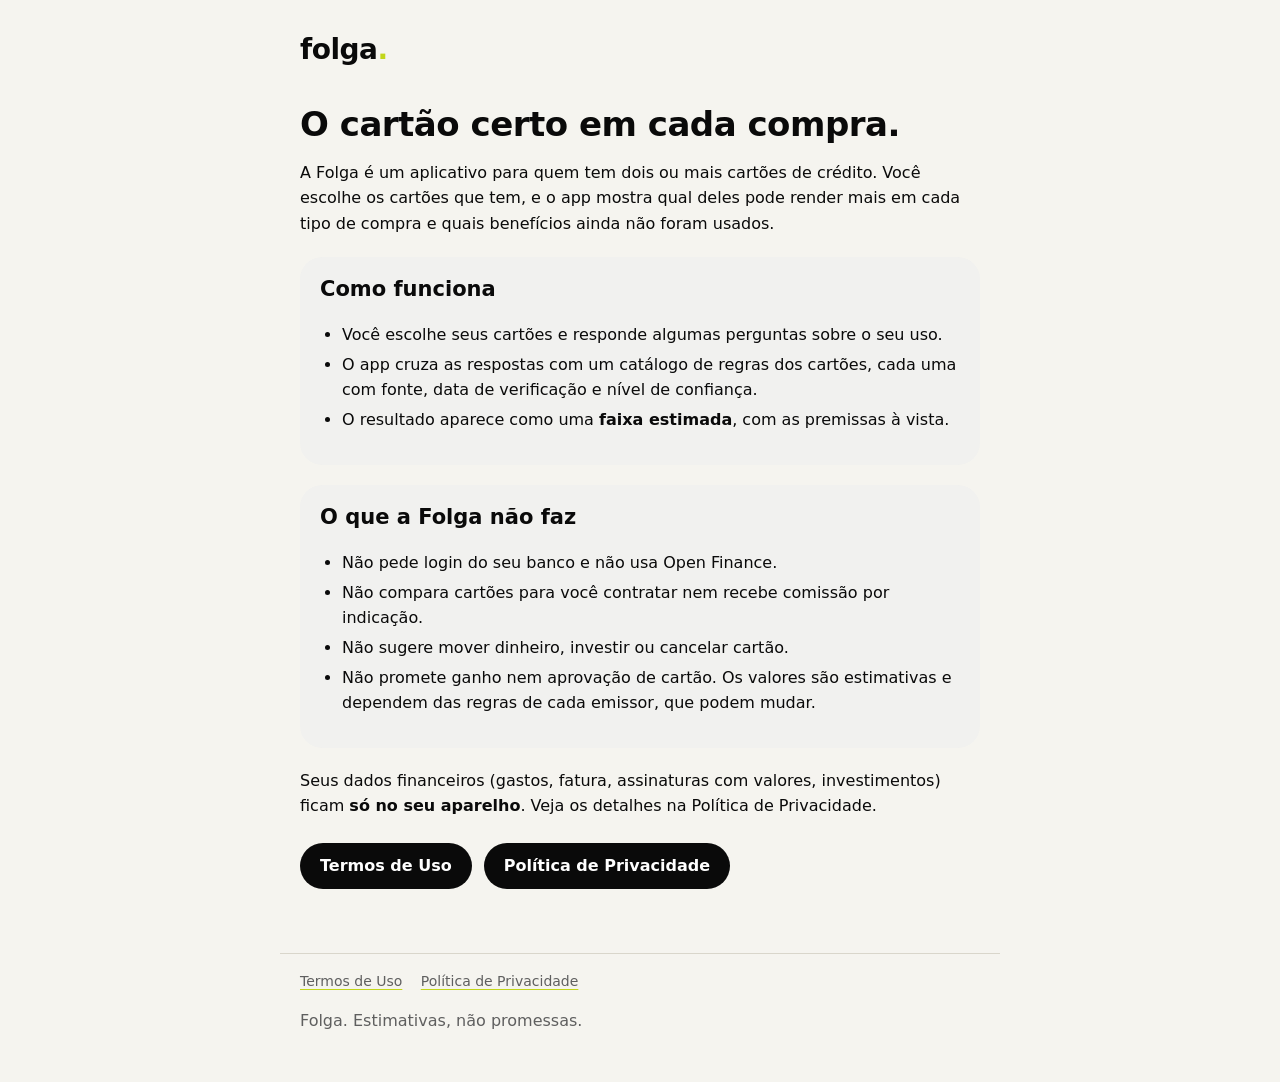
<file: index.html>
<!doctype html>
<html lang="pt-BR">
<head>
  <meta charset="utf-8">
  <meta name="viewport" content="width=device-width, initial-scale=1">
  <title>Folga — o cartão certo em cada compra</title>
  <meta name="description" content="A Folga mostra qual dos seus cartões de crédito pode render mais em cada compra e quais benefícios ainda não foram usados.">
  <link rel="stylesheet" href="style.css">
</head>
<body>
  <header>
    <a class="marca" href="index.html">folga<span>.</span></a>
  </header>

  <main>
    <h1>O cartão certo em cada compra.</h1>
    <p>A Folga é um aplicativo para quem tem dois ou mais cartões de crédito. Você escolhe os cartões que tem, e o app mostra qual deles pode render mais em cada tipo de compra e quais benefícios ainda não foram usados.</p>

    <div class="bloco">
      <h2 style="margin-top:0">Como funciona</h2>
      <ul>
        <li>Você escolhe seus cartões e responde algumas perguntas sobre o seu uso.</li>
        <li>O app cruza as respostas com um catálogo de regras dos cartões, cada uma com fonte, data de verificação e nível de confiança.</li>
        <li>O resultado aparece como uma <strong>faixa estimada</strong>, com as premissas à vista.</li>
      </ul>
    </div>

    <div class="bloco">
      <h2 style="margin-top:0">O que a Folga não faz</h2>
      <ul>
        <li>Não pede login do seu banco e não usa Open Finance.</li>
        <li>Não compara cartões para você contratar nem recebe comissão por indicação.</li>
        <li>Não sugere mover dinheiro, investir ou cancelar cartão.</li>
        <li>Não promete ganho nem aprovação de cartão. Os valores são estimativas e dependem das regras de cada emissor, que podem mudar.</li>
      </ul>
    </div>

    <p>Seus dados financeiros (gastos, fatura, assinaturas com valores, investimentos) ficam <strong>só no seu aparelho</strong>. Veja os detalhes na Política de Privacidade.</p>

    <nav class="links" aria-label="Documentos">
      <a href="termos.html">Termos de Uso</a>
      <a href="privacidade.html">Política de Privacidade</a>
    </nav>
  </main>

  <footer>
    <a href="termos.html">Termos de Uso</a>
    <a href="privacidade.html">Política de Privacidade</a>
    <p>Folga. Estimativas, não promessas.</p>
  </footer>
</body>
</html>
</file>
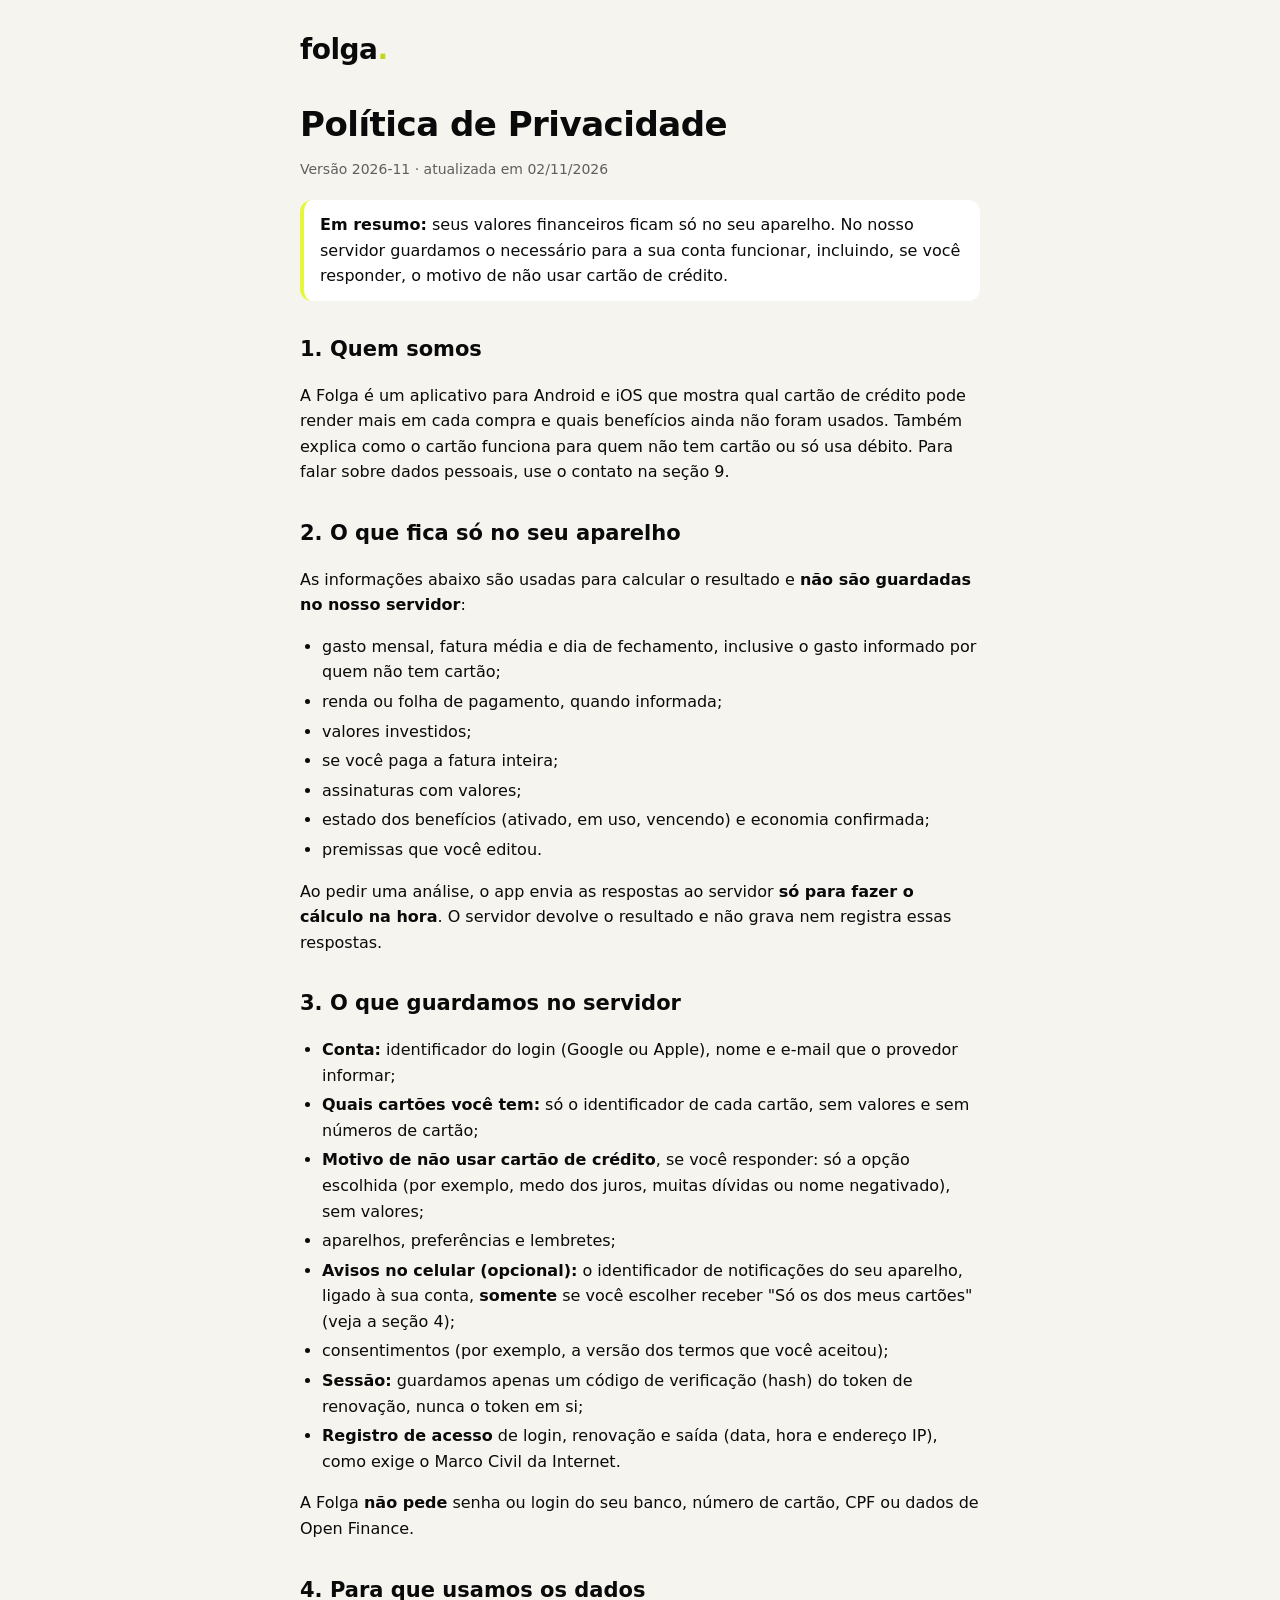
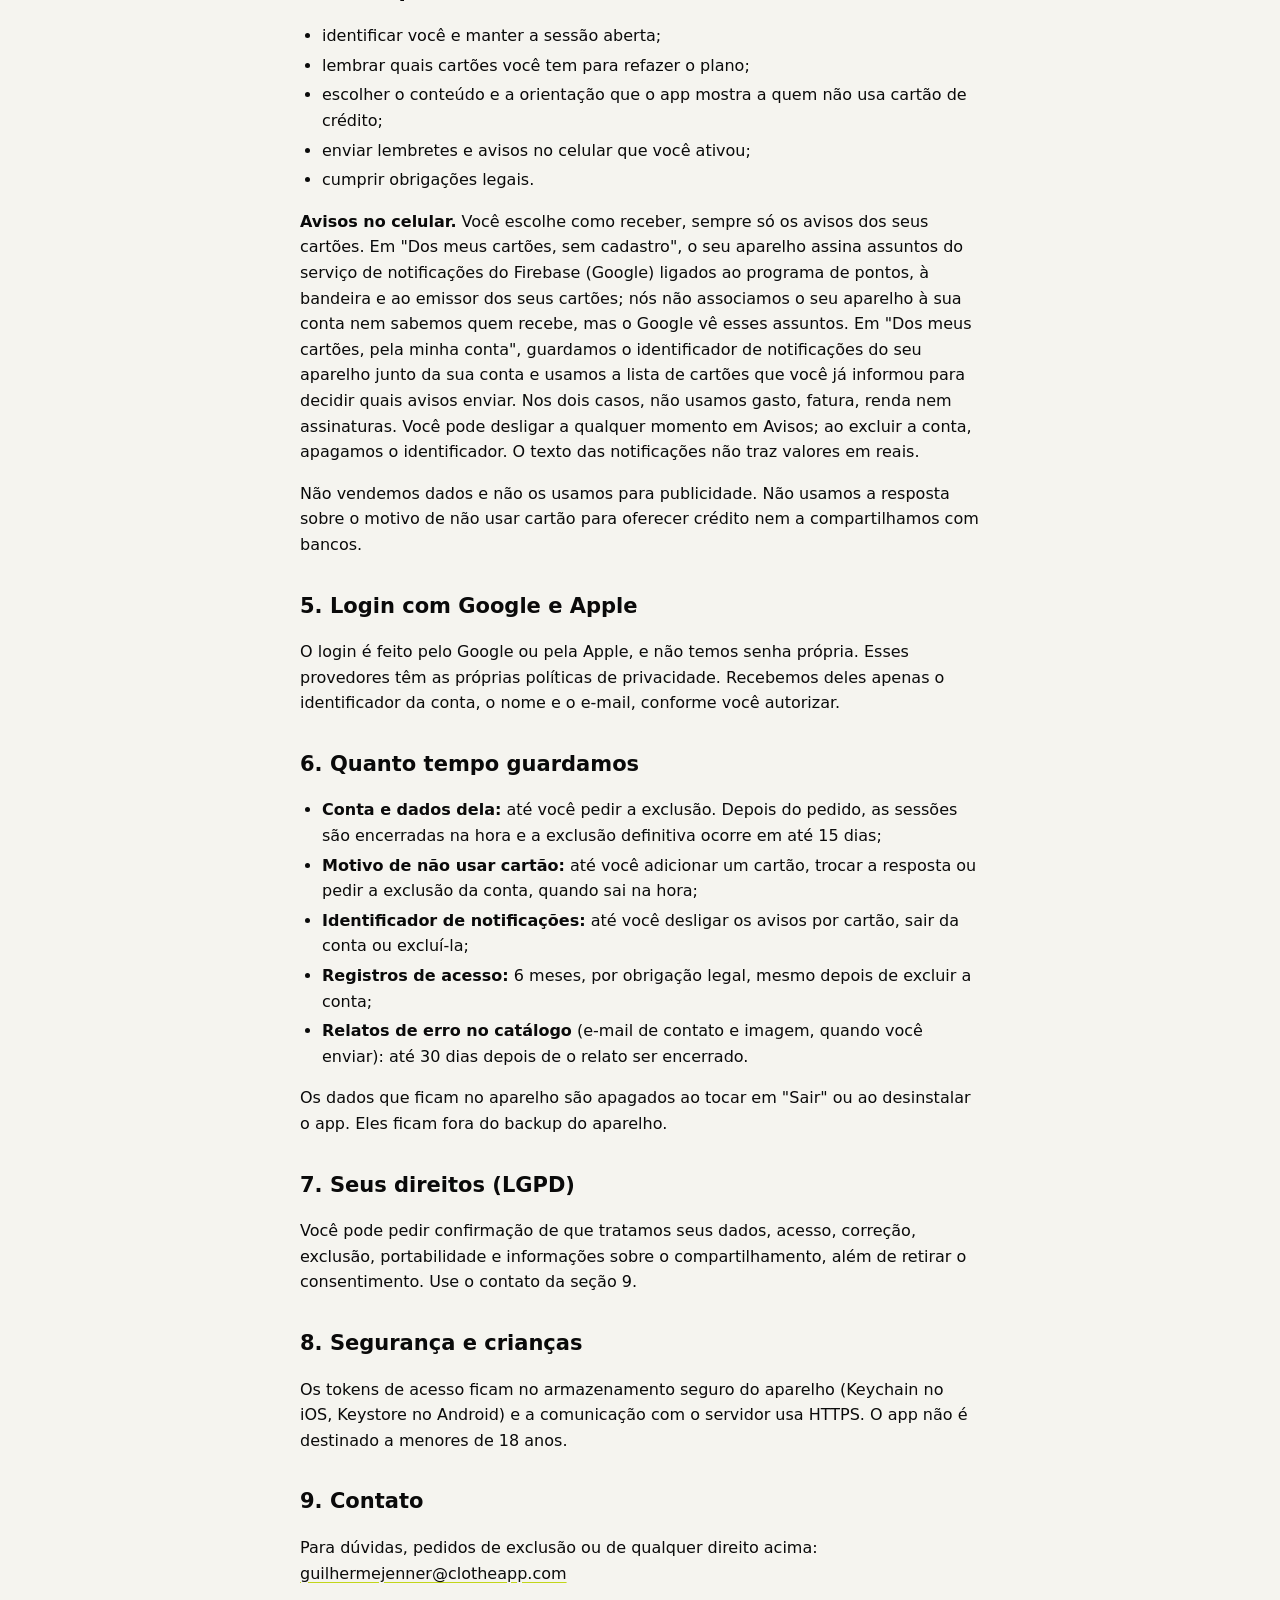
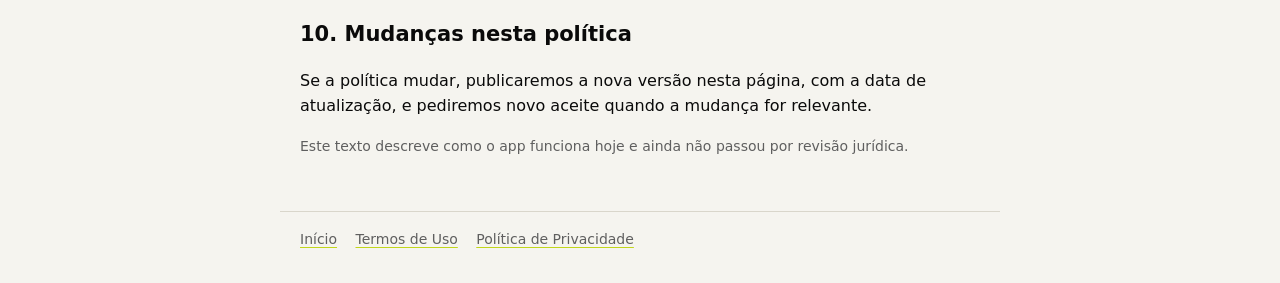
<file: privacidade.html>
<!doctype html>
<html lang="pt-BR">
<head>
  <meta charset="utf-8">
  <meta name="viewport" content="width=device-width, initial-scale=1">
  <title>Política de Privacidade — Folga</title>
  <meta name="description" content="Quais dados a Folga guarda, onde ficam e como pedir a exclusão da sua conta.">
  <link rel="stylesheet" href="style.css">
</head>
<body>
  <header>
    <a class="marca" href="index.html">folga<span>.</span></a>
  </header>

  <main>
    <h1>Política de Privacidade</h1>
    <p class="apoio">Versão 2026-11 · atualizada em 02/11/2026</p>

    <div class="aviso">
      <strong>Em resumo:</strong> seus valores financeiros ficam só no seu aparelho. No nosso servidor guardamos o necessário para a sua conta funcionar, incluindo, se você responder, o motivo de não usar cartão de crédito.
    </div>

    <h2>1. Quem somos</h2>
    <p>A Folga é um aplicativo para Android e iOS que mostra qual cartão de crédito pode render mais em cada compra e quais benefícios ainda não foram usados. Também explica como o cartão funciona para quem não tem cartão ou só usa débito. Para falar sobre dados pessoais, use o contato na seção 9.</p>

    <h2>2. O que fica só no seu aparelho</h2>
    <p>As informações abaixo são usadas para calcular o resultado e <strong>não são guardadas no nosso servidor</strong>:</p>
    <ul>
      <li>gasto mensal, fatura média e dia de fechamento, inclusive o gasto informado por quem não tem cartão;</li>
      <li>renda ou folha de pagamento, quando informada;</li>
      <li>valores investidos;</li>
      <li>se você paga a fatura inteira;</li>
      <li>assinaturas com valores;</li>
      <li>estado dos benefícios (ativado, em uso, vencendo) e economia confirmada;</li>
      <li>premissas que você editou.</li>
    </ul>
    <p>Ao pedir uma análise, o app envia as respostas ao servidor <strong>só para fazer o cálculo na hora</strong>. O servidor devolve o resultado e não grava nem registra essas respostas.</p>

    <h2>3. O que guardamos no servidor</h2>
    <ul>
      <li><strong>Conta:</strong> identificador do login (Google ou Apple), nome e e-mail que o provedor informar;</li>
      <li><strong>Quais cartões você tem:</strong> só o identificador de cada cartão, sem valores e sem números de cartão;</li>
      <li><strong>Motivo de não usar cartão de crédito</strong>, se você responder: só a opção escolhida (por exemplo, medo dos juros, muitas dívidas ou nome negativado), sem valores;</li>
      <li>aparelhos, preferências e lembretes;</li>
      <li><strong>Avisos no celular (opcional):</strong> o identificador de notificações do seu aparelho, ligado à sua conta, <strong>somente</strong> se você escolher receber "Só os dos meus cartões" (veja a seção 4);</li>
      <li>consentimentos (por exemplo, a versão dos termos que você aceitou);</li>
      <li><strong>Sessão:</strong> guardamos apenas um código de verificação (hash) do token de renovação, nunca o token em si;</li>
      <li><strong>Registro de acesso</strong> de login, renovação e saída (data, hora e endereço IP), como exige o Marco Civil da Internet.</li>
    </ul>
    <p>A Folga <strong>não pede</strong> senha ou login do seu banco, número de cartão, CPF ou dados de Open Finance.</p>

    <h2>4. Para que usamos os dados</h2>
    <ul>
      <li>identificar você e manter a sessão aberta;</li>
      <li>lembrar quais cartões você tem para refazer o plano;</li>
      <li>escolher o conteúdo e a orientação que o app mostra a quem não usa cartão de crédito;</li>
      <li>enviar lembretes e avisos no celular que você ativou;</li>
      <li>cumprir obrigações legais.</li>
    </ul>
    <p><strong>Avisos no celular.</strong> Você escolhe como receber, sempre só os avisos dos seus cartões. Em "Dos meus cartões, sem cadastro", o seu aparelho assina assuntos do serviço de notificações do Firebase (Google) ligados ao programa de pontos, à bandeira e ao emissor dos seus cartões; nós não associamos o seu aparelho à sua conta nem sabemos quem recebe, mas o Google vê esses assuntos. Em "Dos meus cartões, pela minha conta", guardamos o identificador de notificações do seu aparelho junto da sua conta e usamos a lista de cartões que você já informou para decidir quais avisos enviar. Nos dois casos, não usamos gasto, fatura, renda nem assinaturas. Você pode desligar a qualquer momento em Avisos; ao excluir a conta, apagamos o identificador. O texto das notificações não traz valores em reais.</p>
    <p>Não vendemos dados e não os usamos para publicidade. Não usamos a resposta sobre o motivo de não usar cartão para oferecer crédito nem a compartilhamos com bancos.</p>

    <h2>5. Login com Google e Apple</h2>
    <p>O login é feito pelo Google ou pela Apple, e não temos senha própria. Esses provedores têm as próprias políticas de privacidade. Recebemos deles apenas o identificador da conta, o nome e o e-mail, conforme você autorizar.</p>

    <h2>6. Quanto tempo guardamos</h2>
    <ul>
      <li><strong>Conta e dados dela:</strong> até você pedir a exclusão. Depois do pedido, as sessões são encerradas na hora e a exclusão definitiva ocorre em até 15 dias;</li>
      <li><strong>Motivo de não usar cartão:</strong> até você adicionar um cartão, trocar a resposta ou pedir a exclusão da conta, quando sai na hora;</li>
      <li><strong>Identificador de notificações:</strong> até você desligar os avisos por cartão, sair da conta ou excluí-la;</li>
      <li><strong>Registros de acesso:</strong> 6 meses, por obrigação legal, mesmo depois de excluir a conta;</li>
      <li><strong>Relatos de erro no catálogo</strong> (e-mail de contato e imagem, quando você enviar): até 30 dias depois de o relato ser encerrado.</li>
    </ul>
    <p>Os dados que ficam no aparelho são apagados ao tocar em "Sair" ou ao desinstalar o app. Eles ficam fora do backup do aparelho.</p>

    <h2>7. Seus direitos (LGPD)</h2>
    <p>Você pode pedir confirmação de que tratamos seus dados, acesso, correção, exclusão, portabilidade e informações sobre o compartilhamento, além de retirar o consentimento. Use o contato da seção 9.</p>

    <h2>8. Segurança e crianças</h2>
    <p>Os tokens de acesso ficam no armazenamento seguro do aparelho (Keychain no iOS, Keystore no Android) e a comunicação com o servidor usa HTTPS. O app não é destinado a menores de 18 anos.</p>

    <h2>9. Contato</h2>
    <p>Para dúvidas, pedidos de exclusão ou de qualquer direito acima: <a href="mailto:guilhermejenner@clotheapp.com">guilhermejenner@clotheapp.com</a></p>

    <h2>10. Mudanças nesta política</h2>
    <p>Se a política mudar, publicaremos a nova versão nesta página, com a data de atualização, e pediremos novo aceite quando a mudança for relevante.</p>

    <p class="apoio">Este texto descreve como o app funciona hoje e ainda não passou por revisão jurídica.</p>
  </main>

  <footer>
    <a href="index.html">Início</a>
    <a href="termos.html">Termos de Uso</a>
    <a href="privacidade.html">Política de Privacidade</a>
  </footer>
</body>
</html>
</file>
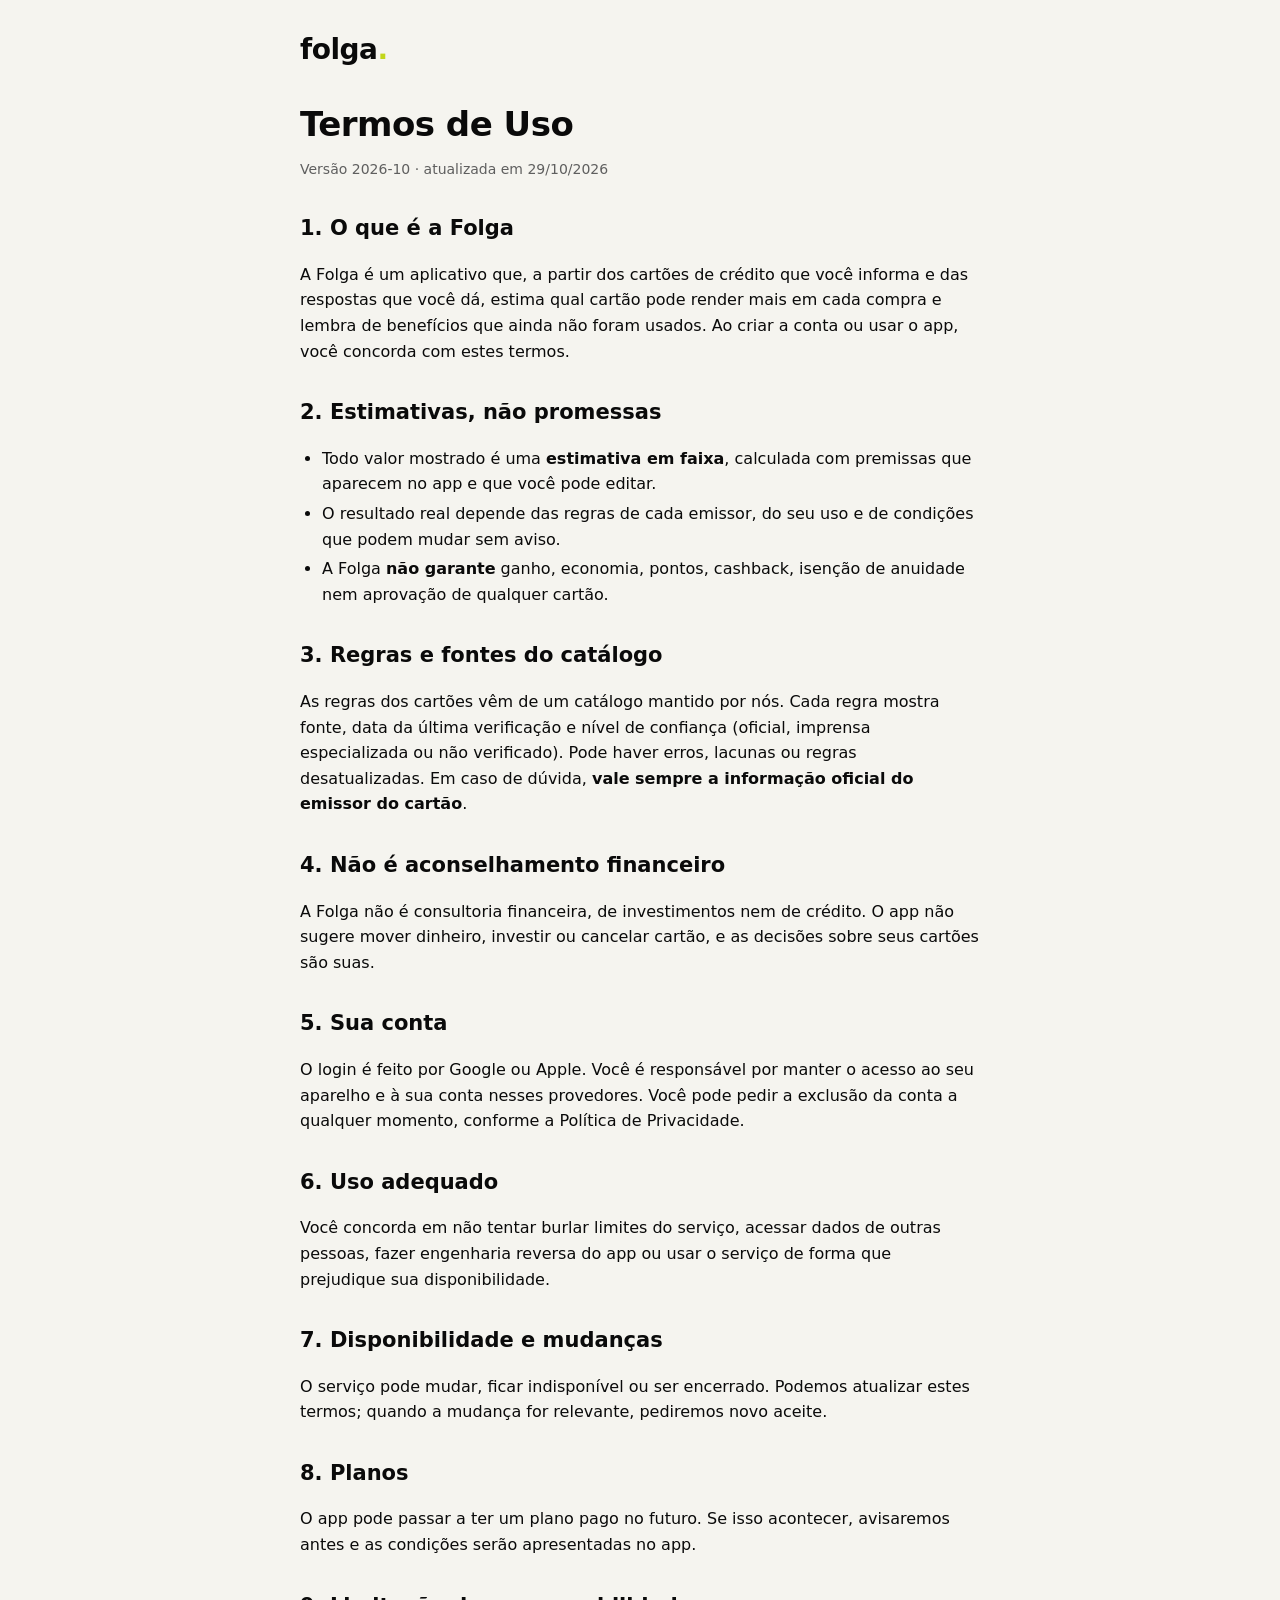
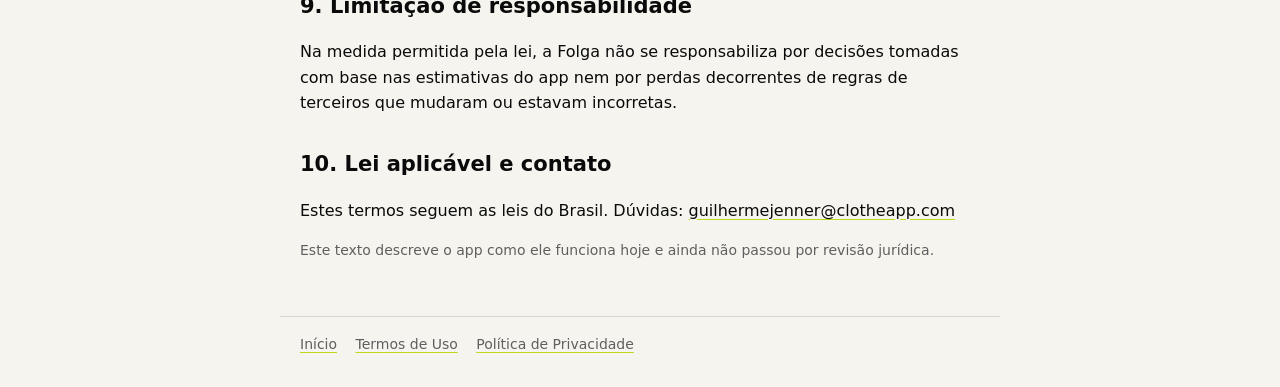
<file: termos.html>
<!doctype html>
<html lang="pt-BR">
<head>
  <meta charset="utf-8">
  <meta name="viewport" content="width=device-width, initial-scale=1">
  <title>Termos de Uso — Folga</title>
  <meta name="description" content="Regras de uso do aplicativo Folga.">
  <link rel="stylesheet" href="style.css">
</head>
<body>
  <header>
    <a class="marca" href="index.html">folga<span>.</span></a>
  </header>

  <main>
    <h1>Termos de Uso</h1>
    <p class="apoio">Versão 2026-10 · atualizada em 29/10/2026</p>

    <h2>1. O que é a Folga</h2>
    <p>A Folga é um aplicativo que, a partir dos cartões de crédito que você informa e das respostas que você dá, estima qual cartão pode render mais em cada compra e lembra de benefícios que ainda não foram usados. Ao criar a conta ou usar o app, você concorda com estes termos.</p>

    <h2>2. Estimativas, não promessas</h2>
    <ul>
      <li>Todo valor mostrado é uma <strong>estimativa em faixa</strong>, calculada com premissas que aparecem no app e que você pode editar.</li>
      <li>O resultado real depende das regras de cada emissor, do seu uso e de condições que podem mudar sem aviso.</li>
      <li>A Folga <strong>não garante</strong> ganho, economia, pontos, cashback, isenção de anuidade nem aprovação de qualquer cartão.</li>
    </ul>

    <h2>3. Regras e fontes do catálogo</h2>
    <p>As regras dos cartões vêm de um catálogo mantido por nós. Cada regra mostra fonte, data da última verificação e nível de confiança (oficial, imprensa especializada ou não verificado). Pode haver erros, lacunas ou regras desatualizadas. Em caso de dúvida, <strong>vale sempre a informação oficial do emissor do cartão</strong>.</p>

    <h2>4. Não é aconselhamento financeiro</h2>
    <p>A Folga não é consultoria financeira, de investimentos nem de crédito. O app não sugere mover dinheiro, investir ou cancelar cartão, e as decisões sobre seus cartões são suas.</p>

    <h2>5. Sua conta</h2>
    <p>O login é feito por Google ou Apple. Você é responsável por manter o acesso ao seu aparelho e à sua conta nesses provedores. Você pode pedir a exclusão da conta a qualquer momento, conforme a Política de Privacidade.</p>

    <h2>6. Uso adequado</h2>
    <p>Você concorda em não tentar burlar limites do serviço, acessar dados de outras pessoas, fazer engenharia reversa do app ou usar o serviço de forma que prejudique sua disponibilidade.</p>

    <h2>7. Disponibilidade e mudanças</h2>
    <p>O serviço pode mudar, ficar indisponível ou ser encerrado. Podemos atualizar estes termos; quando a mudança for relevante, pediremos novo aceite.</p>

    <h2>8. Planos</h2>
    <p>O app pode passar a ter um plano pago no futuro. Se isso acontecer, avisaremos antes e as condições serão apresentadas no app.</p>

    <h2>9. Limitação de responsabilidade</h2>
    <p>Na medida permitida pela lei, a Folga não se responsabiliza por decisões tomadas com base nas estimativas do app nem por perdas decorrentes de regras de terceiros que mudaram ou estavam incorretas.</p>

    <h2>10. Lei aplicável e contato</h2>
    <p>Estes termos seguem as leis do Brasil. Dúvidas: <a href="mailto:guilhermejenner@clotheapp.com">guilhermejenner@clotheapp.com</a></p>

    <p class="apoio">Este texto descreve o app como ele funciona hoje e ainda não passou por revisão jurídica.</p>
  </main>

  <footer>
    <a href="index.html">Início</a>
    <a href="termos.html">Termos de Uso</a>
    <a href="privacidade.html">Política de Privacidade</a>
  </footer>
</body>
</html>
</file>
<file: style.css>
:root {
  --carvao: #0a0a0a;
  --limao: #e4f73b;
  --ponto: #c2d61a;
  --fundo: #f5f4ef;
  --nevoa: #f1f1ef;
  --contorno: #d9d6cb;
  --apoio: #5f5f5f;
}

* { box-sizing: border-box; }

body {
  margin: 0;
  background: var(--fundo);
  color: var(--carvao);
  font-family: "Outfit", system-ui, -apple-system, "Segoe UI", Roboto, sans-serif;
  line-height: 1.6;
}

header, main, footer {
  max-width: 720px;
  margin: 0 auto;
  padding: 0 20px;
}

header { padding-top: 28px; padding-bottom: 8px; }

.marca {
  color: var(--carvao);
  font-size: 28px;
  font-weight: 600;
  letter-spacing: -0.5px;
  text-decoration: none;
}
.marca span { color: var(--ponto); }

main { padding-top: 24px; padding-bottom: 40px; }

h1 { font-size: 34px; line-height: 1.15; letter-spacing: -0.5px; margin: 0 0 8px; }
h2 { font-size: 21px; margin: 32px 0 8px; }
p, li { font-size: 16px; }
ul { padding-left: 22px; }
li { margin: 4px 0; }

.apoio { color: var(--apoio); font-size: 14px; }

.bloco {
  background: var(--nevoa);
  border-radius: 22px;
  padding: 16px 20px;
  margin: 20px 0;
}

.aviso {
  border-left: 4px solid var(--limao);
  background: #fff;
  border-radius: 12px;
  padding: 12px 16px;
  margin: 20px 0;
}

a { color: var(--carvao); text-decoration-color: var(--ponto); text-underline-offset: 3px; }

nav.links { display: flex; flex-wrap: wrap; gap: 12px; margin: 24px 0; }
nav.links a {
  background: var(--carvao);
  color: #fff;
  border-radius: 999px;
  padding: 10px 20px;
  min-height: 44px;
  text-decoration: none;
  font-weight: 600;
}

footer {
  border-top: 1px solid var(--contorno);
  padding-top: 16px;
  padding-bottom: 32px;
  color: var(--apoio);
  font-size: 14px;
}
footer a { color: var(--apoio); margin-right: 14px; }
</file>
